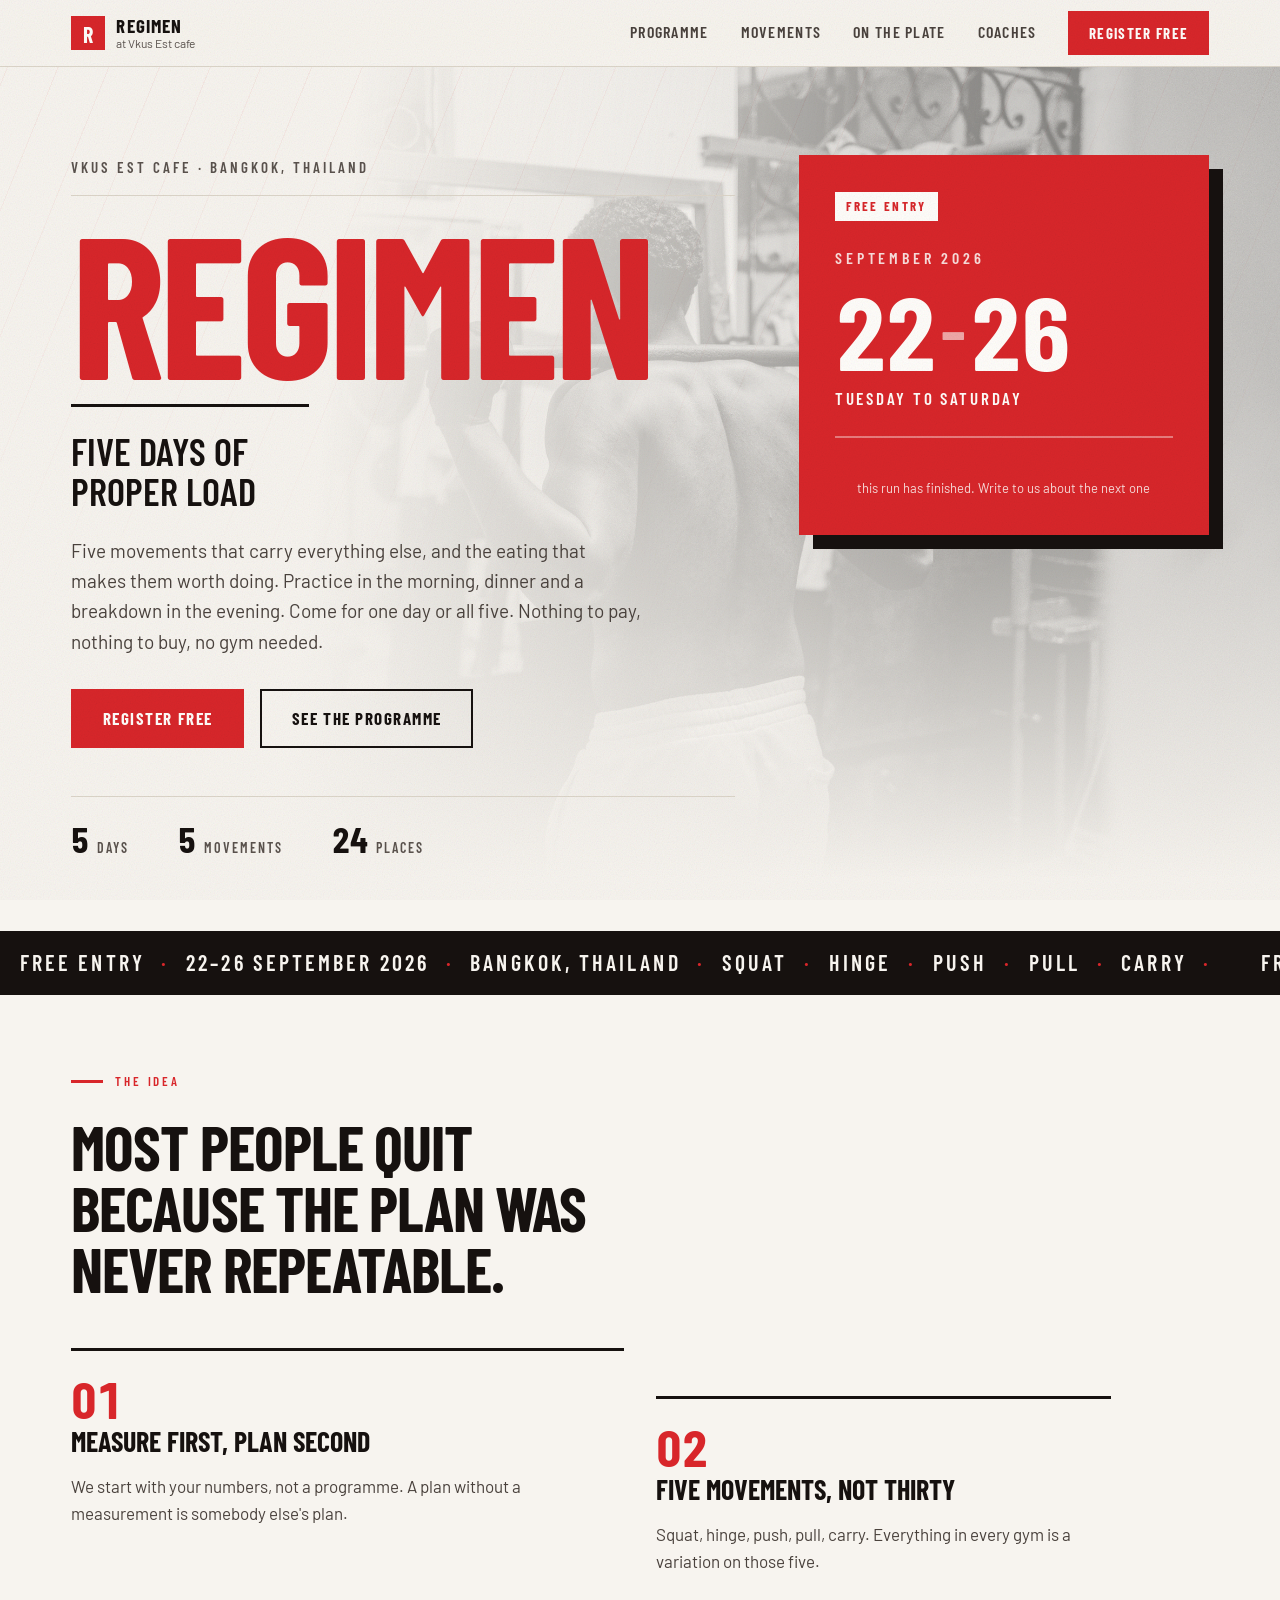
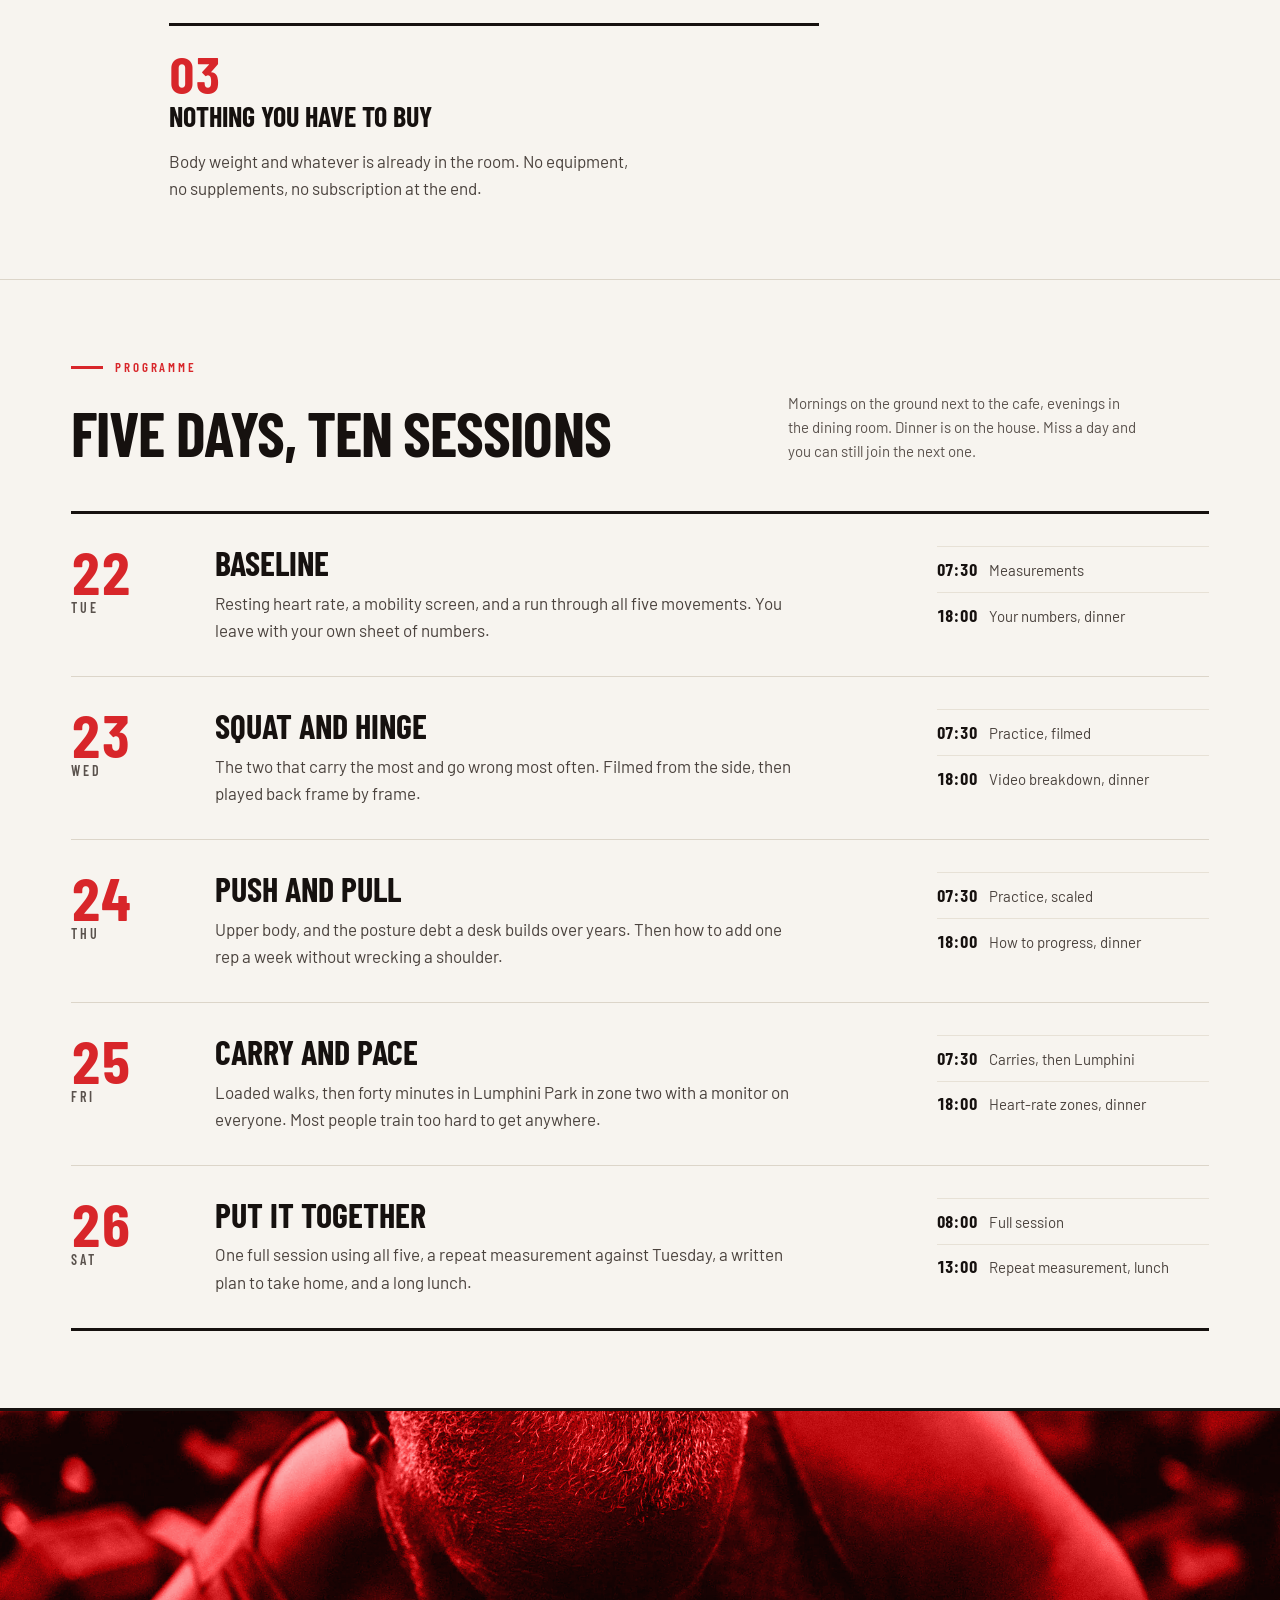
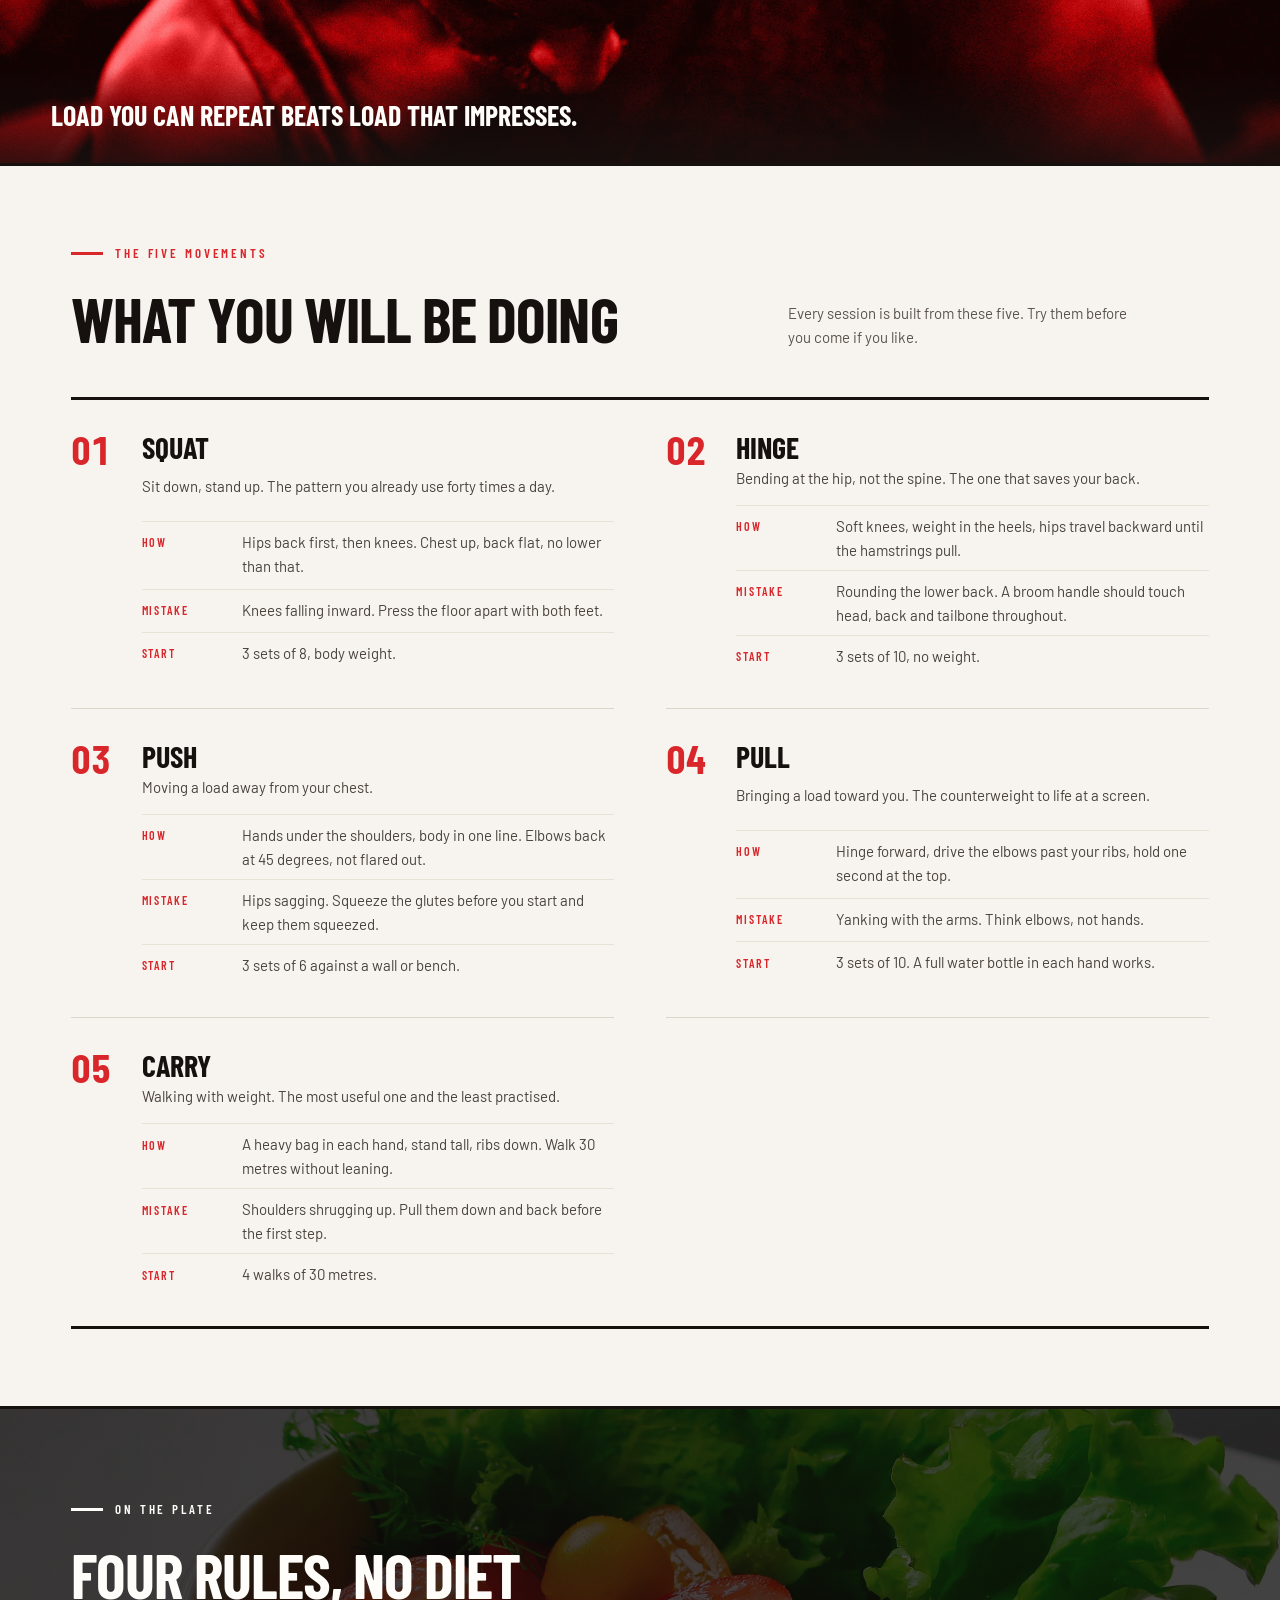
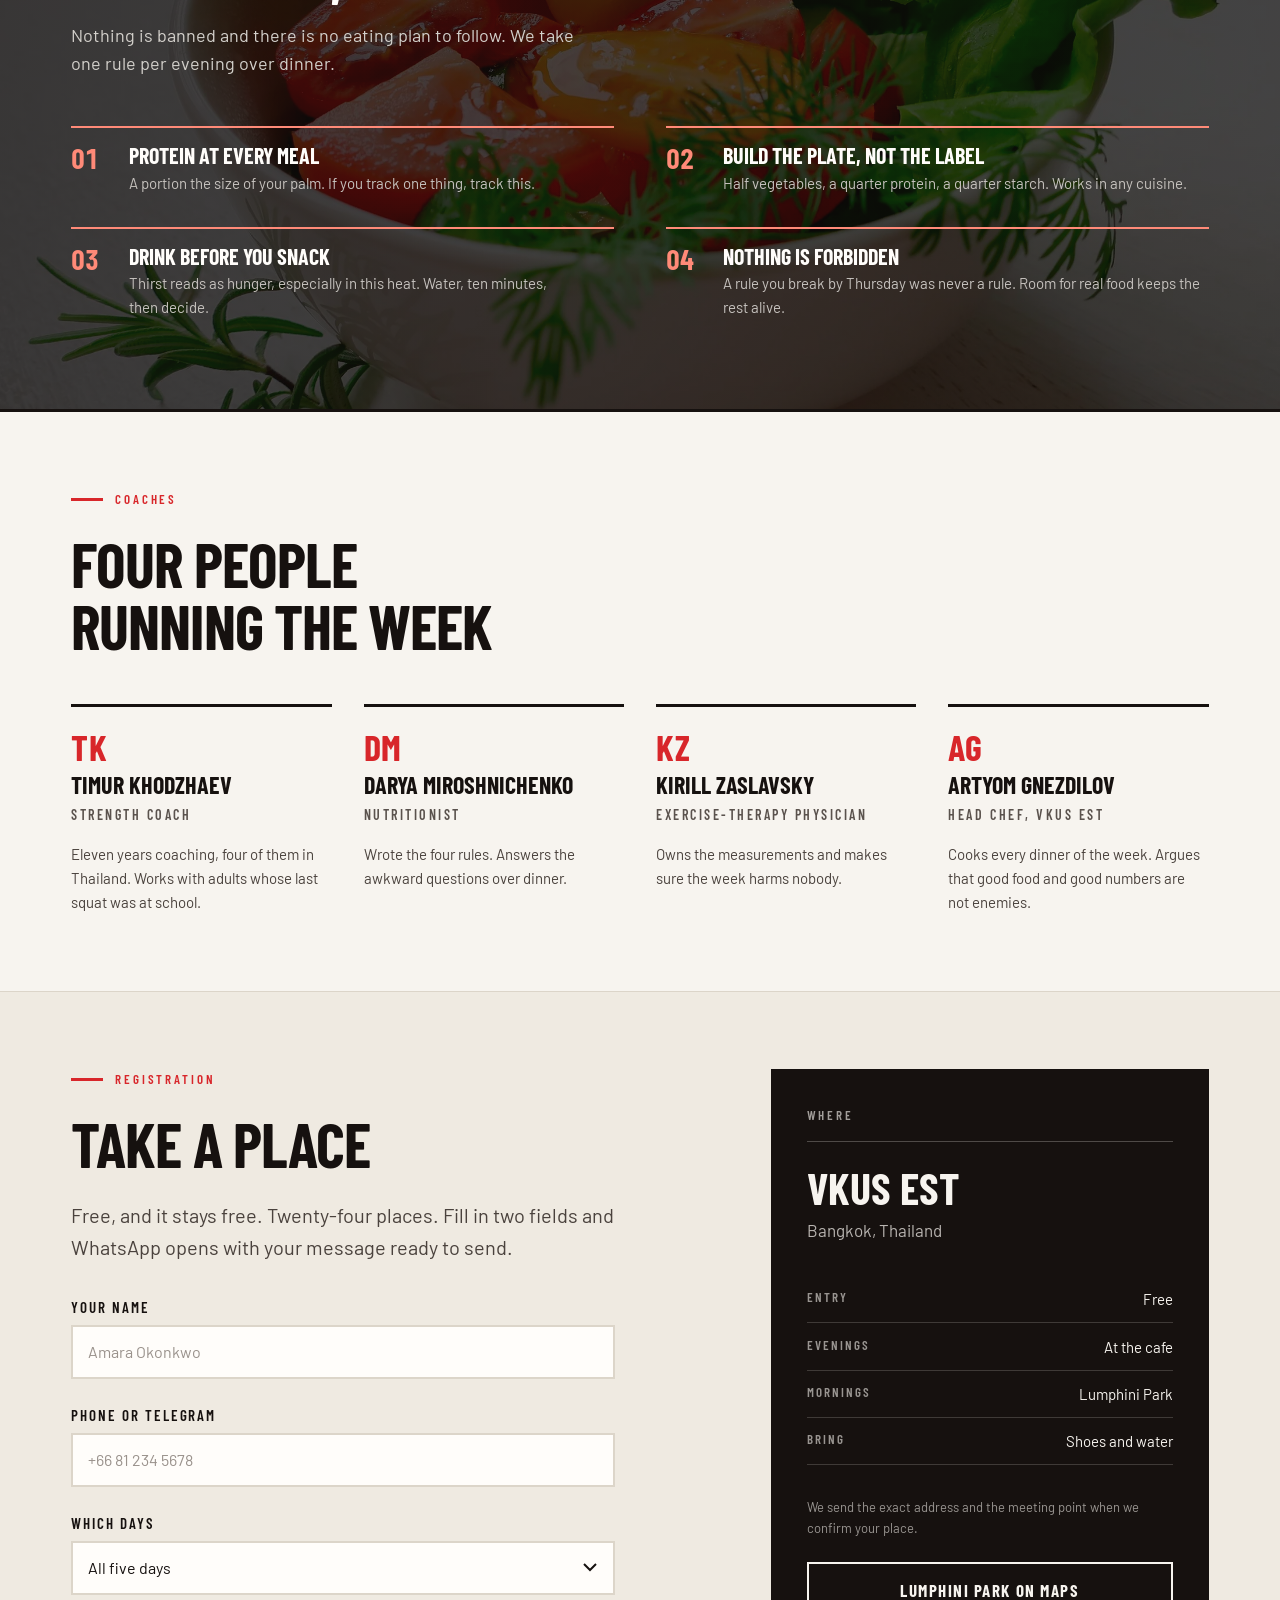
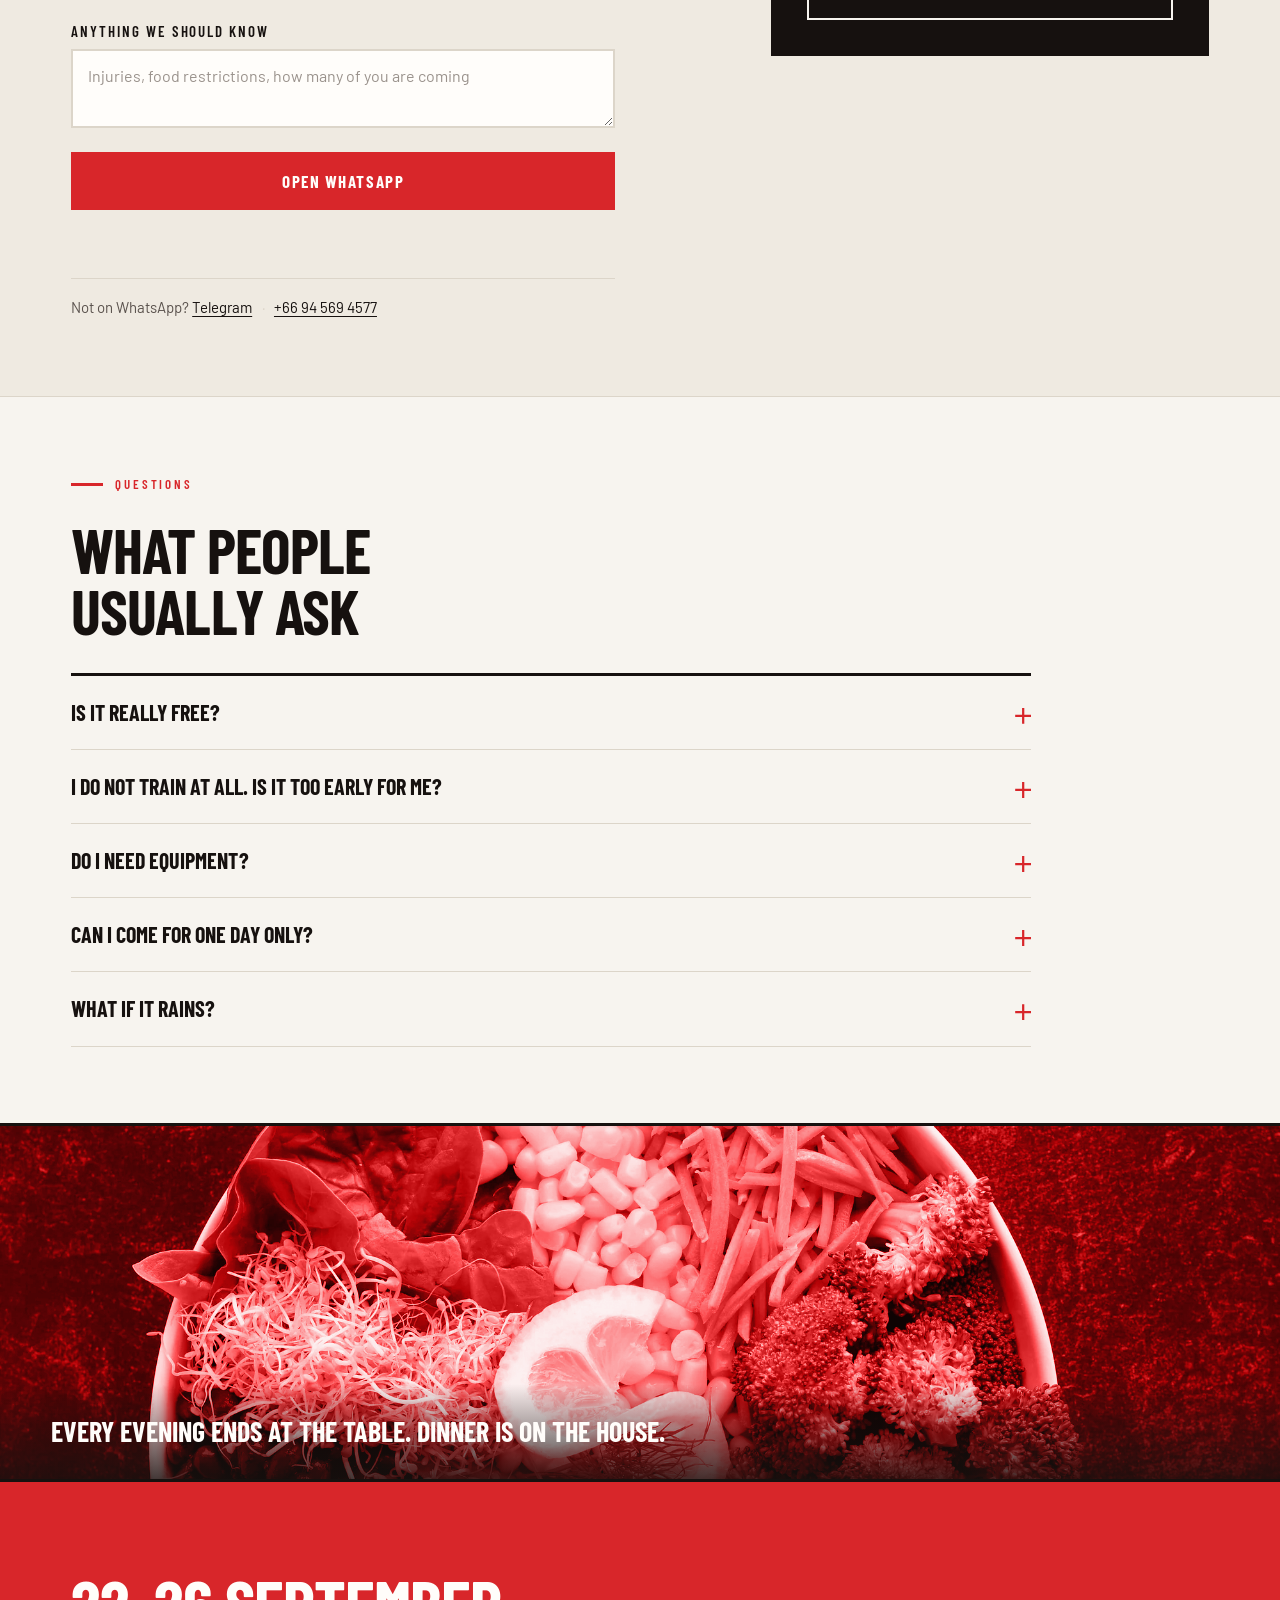
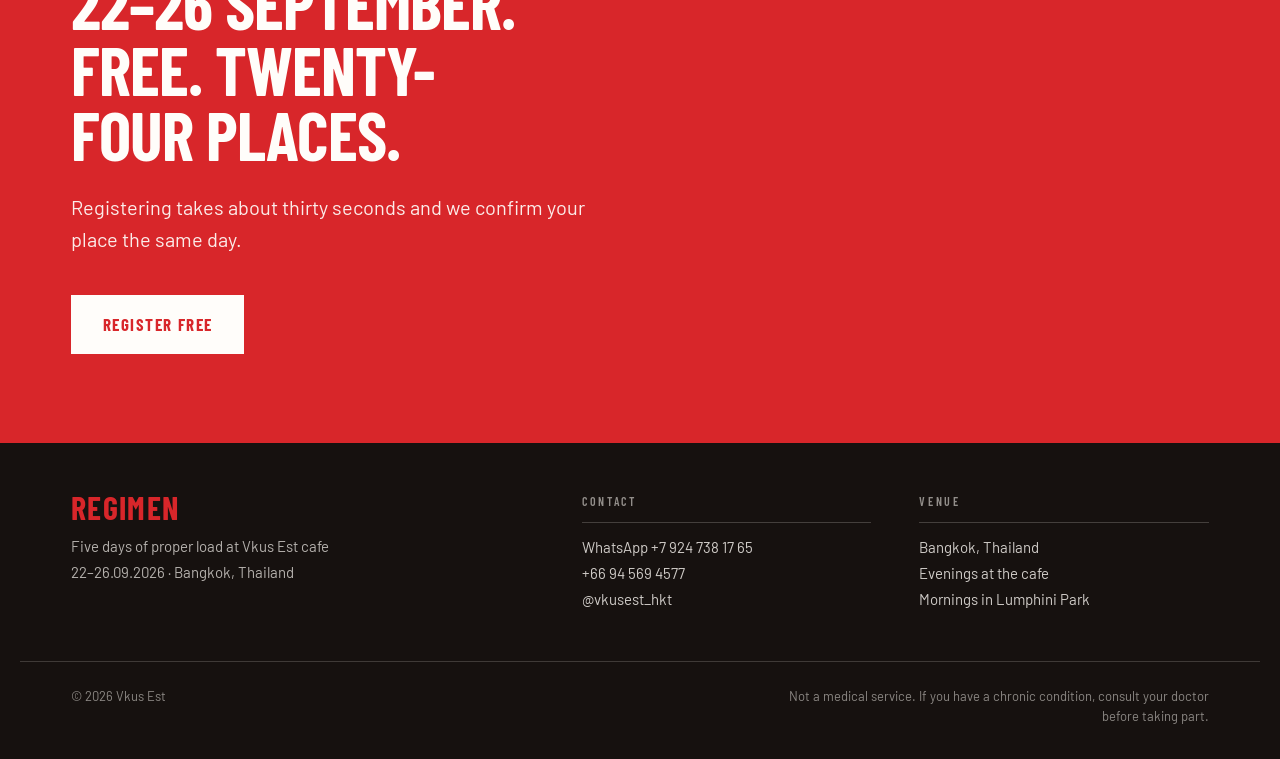
<file: index.html>
<!DOCTYPE html>
<html lang="en">
<head>
<meta charset="utf-8">
<meta name="viewport" content="width=device-width, initial-scale=1">
<title>REGIMEN · Five Days of Proper Load · 22–26 September · Vkus Est, Bangkok</title>
<meta name="description" content="REGIMEN is a free five-day week on training and eating properly. Five movements, five mornings, five dinners. 22–26 September 2026 at Vkus Est cafe, Bangkok. Register on WhatsApp.">
<meta name="theme-color" content="#D8262A">
<meta name="color-scheme" content="light">

<!-- og:image and og:url MUST be absolute: Telegram, WhatsApp and Facebook
     ignore relative paths and the share preview silently comes up blank.
     These three tags are the only place the public origin is hard-coded.
     Change them when the site moves to its own domain. -->
<meta property="og:type" content="website">
<meta property="og:site_name" content="Vkus Est · Bangkok">
<meta property="og:title" content="REGIMEN · Five Days of Proper Load">
<meta property="og:description" content="Free. 22–26 September 2026. Five movements, five mornings, five dinners at Vkus Est cafe, Bangkok.">
<meta property="og:locale" content="en_US">
<meta property="og:url" content="https://www.regimen.cc/">
<meta property="og:image" content="https://www.regimen.cc/assets/og.png">
<meta property="og:image:width" content="1200">
<meta property="og:image:height" content="630">
<meta name="twitter:card" content="summary_large_image">

<link rel="canonical" href="https://www.regimen.cc/">
<link rel="icon" href="assets/favicon.svg" type="image/svg+xml">
<link rel="apple-touch-icon" href="assets/favicon.svg">
<link rel="preconnect" href="https://fonts.googleapis.com">
<link rel="preconnect" href="https://fonts.gstatic.com" crossorigin>
<link href="https://fonts.googleapis.com/css2?family=Barlow+Condensed:wght@500;600;700&family=Barlow:wght@400;500;600;700&display=swap" rel="stylesheet">
<link rel="stylesheet" href="assets/styles.css">
</head>
<body>

<div class="grain" aria-hidden="true"></div>
<a class="skip-link" href="#main">Skip to content</a>

<header class="topbar" id="top">
  <div class="shell topbar__in">
    <a class="brand" href="#top" aria-label="REGIMEN, back to top">
      <span class="brand__mark" aria-hidden="true">R</span>
      <span class="brand__txt"><b>REGIMEN</b><i>at Vkus Est cafe</i></span>
    </a>

    <nav class="topnav" aria-label="Section navigation">
      <a href="#programme">Programme</a>
      <a href="#movements">Movements</a>
      <a href="#plate">On the plate</a>
      <a href="#coaches">Coaches</a>
    </nav>

    <a class="btn btn--sm topbar__cta" href="#register">Register free</a>
  </div>
</header>

<main id="main">

  <!-- ══ HERO ══ -->
  <section class="hero">
    <div class="hero__photo" aria-hidden="true">
      <img src="assets/img/hero@1x.webp"
           srcset="assets/img/hero@1x.webp 1200w, assets/img/hero.webp 2400w"
           sizes="100vw" alt="" width="2400" height="1600" fetchpriority="high">
    </div>

    <div class="shell hero__grid">
      <div class="hero__lead reveal">
        <p class="kicker">Vkus Est cafe · Bangkok, Thailand</p>
        <h1 class="hero__ttl"><span class="hero__ttl-word">REGIMEN</span></h1>
        <p class="hero__sub">Five days of proper load</p>
        <p class="hero__body">
          Five movements that carry everything else, and the eating that makes them worth doing.
          Practice in the morning, dinner and a breakdown in the evening. Come for one day or all
          five. Nothing to pay, nothing to buy, no gym needed.
        </p>
        <div class="hero__cta">
          <a class="btn" href="#register">Register free</a>
          <a class="btn btn--ghost" href="#programme">See the programme</a>
        </div>
        <ul class="hero__facts">
          <li><b>5</b><span>days</span></li>
          <li><b>5</b><span>movements</span></li>
          <li><b>24</b><span>places</span></li>
        </ul>
      </div>

      <aside class="datecard reveal" aria-label="Event dates and countdown">
        <div class="datecard__in">
          <p class="datecard__free">Free entry</p>
          <p class="datecard__mon">September 2026</p>
          <p class="datecard__num"><span>22</span><em>–</em><span>26</span></p>
          <p class="datecard__dow">Tuesday to Saturday</p>
          <div class="cdown" id="cdown" aria-live="polite">
            <div class="cdown__cell"><b data-cd="d">–</b><span>d</span></div>
            <div class="cdown__cell"><b data-cd="h">–</b><span>h</span></div>
            <div class="cdown__cell"><b data-cd="m">–</b><span>m</span></div>
            <div class="cdown__cell"><b data-cd="s">–</b><span>s</span></div>
          </div>
          <p class="cdown__note" id="cdownNote">until the first session, 07:30 Bangkok time</p>
        </div>
      </aside>
    </div>
  </section>

  <!-- ══ MARQUEE ══ -->
  <div class="marq" aria-hidden="true">
    <div class="marq__track">
      <span class="marq__seq">FREE ENTRY <i>·</i> 22–26 SEPTEMBER 2026 <i>·</i> BANGKOK, THAILAND <i>·</i> SQUAT <i>·</i> HINGE <i>·</i> PUSH <i>·</i> PULL <i>·</i> CARRY <i>·</i></span>
      <span class="marq__seq">FREE ENTRY <i>·</i> 22–26 SEPTEMBER 2026 <i>·</i> BANGKOK, THAILAND <i>·</i> SQUAT <i>·</i> HINGE <i>·</i> PUSH <i>·</i> PULL <i>·</i> CARRY <i>·</i></span>
    </div>
  </div>

  <!-- ══ IDEA ══ -->
  <section class="sec sec--idea">
    <div class="shell">
      <p class="eyebrow reveal"><span>The idea</span></p>
      <h2 class="sec__ttl reveal">Most people quit because the plan was never repeatable.</h2>

      <div class="tenets">
        <article class="tenet tenet--a reveal">
          <p class="tenet__n" aria-hidden="true">01</p>
          <h3>Measure first, plan second</h3>
          <p>We start with your numbers, not a programme. A plan without a measurement is somebody else's plan.</p>
        </article>
        <article class="tenet tenet--b reveal">
          <p class="tenet__n" aria-hidden="true">02</p>
          <h3>Five movements, not thirty</h3>
          <p>Squat, hinge, push, pull, carry. Everything in every gym is a variation on those five.</p>
        </article>
        <article class="tenet tenet--c reveal">
          <p class="tenet__n" aria-hidden="true">03</p>
          <h3>Nothing you have to buy</h3>
          <p>Body weight and whatever is already in the room. No equipment, no supplements, no subscription at the end.</p>
        </article>
      </div>
    </div>
  </section>

  <!-- ══ PROGRAMME ══ -->
  <section class="sec sec--prog" id="programme">
    <div class="shell">
      <div class="sec__head reveal">
        <div>
          <p class="eyebrow"><span>Programme</span></p>
          <h2 class="sec__ttl">Five days, ten sessions</h2>
        </div>
        <p class="sec__note">
          Mornings on the ground next to the cafe, evenings in the dining room. Dinner is on the
          house. Miss a day and you can still join the next one.
        </p>
      </div>

      <ol class="days">
        <li class="day reveal">
          <div class="day__date"><b>22</b><span>Tue</span></div>
          <div class="day__body">
            <h3 class="day__name">Baseline</h3>
            <p class="day__desc">Resting heart rate, a mobility screen, and a run through all five movements. You leave with your own sheet of numbers.</p>
          </div>
          <div class="day__slots">
            <p><b>07:30</b> <span>Measurements</span></p>
            <p><b>18:00</b> <span>Your numbers, dinner</span></p>
          </div>
        </li>
        <li class="day reveal">
          <div class="day__date"><b>23</b><span>Wed</span></div>
          <div class="day__body">
            <h3 class="day__name">Squat and hinge</h3>
            <p class="day__desc">The two that carry the most and go wrong most often. Filmed from the side, then played back frame by frame.</p>
          </div>
          <div class="day__slots">
            <p><b>07:30</b> <span>Practice, filmed</span></p>
            <p><b>18:00</b> <span>Video breakdown, dinner</span></p>
          </div>
        </li>
        <li class="day reveal">
          <div class="day__date"><b>24</b><span>Thu</span></div>
          <div class="day__body">
            <h3 class="day__name">Push and pull</h3>
            <p class="day__desc">Upper body, and the posture debt a desk builds over years. Then how to add one rep a week without wrecking a shoulder.</p>
          </div>
          <div class="day__slots">
            <p><b>07:30</b> <span>Practice, scaled</span></p>
            <p><b>18:00</b> <span>How to progress, dinner</span></p>
          </div>
        </li>
        <li class="day reveal">
          <div class="day__date"><b>25</b><span>Fri</span></div>
          <div class="day__body">
            <h3 class="day__name">Carry and pace</h3>
            <p class="day__desc">Loaded walks, then forty minutes in Lumphini Park in zone two with a monitor on everyone. Most people train too hard to get anywhere.</p>
          </div>
          <div class="day__slots">
            <p><b>07:30</b> <span>Carries, then Lumphini</span></p>
            <p><b>18:00</b> <span>Heart-rate zones, dinner</span></p>
          </div>
        </li>
        <li class="day reveal day--last">
          <div class="day__date"><b>26</b><span>Sat</span></div>
          <div class="day__body">
            <h3 class="day__name">Put it together</h3>
            <p class="day__desc">One full session using all five, a repeat measurement against Tuesday, a written plan to take home, and a long lunch.</p>
          </div>
          <div class="day__slots">
            <p><b>08:00</b> <span>Full session</span></p>
            <p><b>13:00</b> <span>Repeat measurement, lunch</span></p>
          </div>
        </li>
      </ol>
    </div>
  </section>

  <!-- ══ PHOTO BAND ══ -->
  <figure class="band duo reveal">
    <img src="assets/img/strength@1x.webp"
         srcset="assets/img/strength@1x.webp 1000w, assets/img/strength.webp 2000w"
         sizes="100vw" alt="A man working through a controlled dumbbell curl on a bench"
         width="2000" height="1333" loading="lazy">
    <figcaption class="band__cap"><span>Load you can repeat beats load that impresses.</span></figcaption>
  </figure>

  <!-- ══ MOVEMENTS ══ -->
  <section class="sec sec--move" id="movements">
    <div class="shell">
      <div class="sec__head reveal">
        <div>
          <p class="eyebrow"><span>The five movements</span></p>
          <h2 class="sec__ttl">What you will be doing</h2>
        </div>
        <p class="sec__note">Every session is built from these five. Try them before you come if you like.</p>
      </div>

      <ol class="moves">
        <li class="move reveal">
          <p class="move__n" aria-hidden="true">01</p>
          <h3>Squat</h3>
          <p class="move__what">Sit down, stand up. The pattern you already use forty times a day.</p>
          <dl class="move__meta">
            <div><dt>How</dt><dd>Hips back first, then knees. Chest up, back flat, no lower than that.</dd></div>
            <div><dt>Mistake</dt><dd>Knees falling inward. Press the floor apart with both feet.</dd></div>
            <div><dt>Start</dt><dd>3 sets of 8, body weight.</dd></div>
          </dl>
        </li>

        <li class="move reveal">
          <p class="move__n" aria-hidden="true">02</p>
          <h3>Hinge</h3>
          <p class="move__what">Bending at the hip, not the spine. The one that saves your back.</p>
          <dl class="move__meta">
            <div><dt>How</dt><dd>Soft knees, weight in the heels, hips travel backward until the hamstrings pull.</dd></div>
            <div><dt>Mistake</dt><dd>Rounding the lower back. A broom handle should touch head, back and tailbone throughout.</dd></div>
            <div><dt>Start</dt><dd>3 sets of 10, no weight.</dd></div>
          </dl>
        </li>

        <li class="move reveal">
          <p class="move__n" aria-hidden="true">03</p>
          <h3>Push</h3>
          <p class="move__what">Moving a load away from your chest.</p>
          <dl class="move__meta">
            <div><dt>How</dt><dd>Hands under the shoulders, body in one line. Elbows back at 45 degrees, not flared out.</dd></div>
            <div><dt>Mistake</dt><dd>Hips sagging. Squeeze the glutes before you start and keep them squeezed.</dd></div>
            <div><dt>Start</dt><dd>3 sets of 6 against a wall or bench.</dd></div>
          </dl>
        </li>

        <li class="move reveal">
          <p class="move__n" aria-hidden="true">04</p>
          <h3>Pull</h3>
          <p class="move__what">Bringing a load toward you. The counterweight to life at a screen.</p>
          <dl class="move__meta">
            <div><dt>How</dt><dd>Hinge forward, drive the elbows past your ribs, hold one second at the top.</dd></div>
            <div><dt>Mistake</dt><dd>Yanking with the arms. Think elbows, not hands.</dd></div>
            <div><dt>Start</dt><dd>3 sets of 10. A full water bottle in each hand works.</dd></div>
          </dl>
        </li>

        <li class="move reveal move--last">
          <p class="move__n" aria-hidden="true">05</p>
          <h3>Carry</h3>
          <p class="move__what">Walking with weight. The most useful one and the least practised.</p>
          <dl class="move__meta">
            <div><dt>How</dt><dd>A heavy bag in each hand, stand tall, ribs down. Walk 30 metres without leaning.</dd></div>
            <div><dt>Mistake</dt><dd>Shoulders shrugging up. Pull them down and back before the first step.</dd></div>
            <div><dt>Start</dt><dd>4 walks of 30 metres.</dd></div>
          </dl>
        </li>
      </ol>
    </div>
  </section>

  <!-- ══ ON THE PLATE — food photograph carries the section ══ -->
  <section class="plate" id="plate">
    <div class="plate__bg" aria-hidden="true">
      <img src="assets/img/plate-bg@1x.webp"
           srcset="assets/img/plate-bg@1x.webp 1100w, assets/img/plate-bg.webp 2200w"
           sizes="100vw" alt="" width="2200" height="1238" loading="lazy">
    </div>

    <div class="shell plate__in">
      <div class="plate__head reveal">
        <p class="eyebrow eyebrow--light"><span>On the plate</span></p>
        <h2 class="sec__ttl">Four rules, no diet</h2>
        <p class="plate__intro">Nothing is banned and there is no eating plan to follow. We take one rule per evening over dinner.</p>
      </div>

      <ol class="rules reveal">
        <li class="rule">
          <p class="rule__n" aria-hidden="true">01</p>
          <h3>Protein at every meal</h3>
          <p>A portion the size of your palm. If you track one thing, track this.</p>
        </li>
        <li class="rule">
          <p class="rule__n" aria-hidden="true">02</p>
          <h3>Build the plate, not the label</h3>
          <p>Half vegetables, a quarter protein, a quarter starch. Works in any cuisine.</p>
        </li>
        <li class="rule">
          <p class="rule__n" aria-hidden="true">03</p>
          <h3>Drink before you snack</h3>
          <p>Thirst reads as hunger, especially in this heat. Water, ten minutes, then decide.</p>
        </li>
        <li class="rule">
          <p class="rule__n" aria-hidden="true">04</p>
          <h3>Nothing is forbidden</h3>
          <p>A rule you break by Thursday was never a rule. Room for real food keeps the rest alive.</p>
        </li>
      </ol>
    </div>
  </section>

  <!-- ══ COACHES ══ -->
  <section class="sec sec--coach" id="coaches">
    <div class="shell">
      <p class="eyebrow reveal"><span>Coaches</span></p>
      <h2 class="sec__ttl reveal">Four people running the week</h2>

      <div class="coaches">
        <article class="coach reveal">
          <p class="coach__mono" aria-hidden="true">TK</p>
          <h3 class="coach__name">Timur Khodzhaev</h3>
          <p class="coach__role">Strength coach</p>
          <p class="coach__bio">Eleven years coaching, four of them in Thailand. Works with adults whose last squat was at school.</p>
        </article>
        <article class="coach reveal">
          <p class="coach__mono" aria-hidden="true">DM</p>
          <h3 class="coach__name">Darya Miroshnichenko</h3>
          <p class="coach__role">Nutritionist</p>
          <p class="coach__bio">Wrote the four rules. Answers the awkward questions over dinner.</p>
        </article>
        <article class="coach reveal">
          <p class="coach__mono" aria-hidden="true">KZ</p>
          <h3 class="coach__name">Kirill Zaslavsky</h3>
          <p class="coach__role">Exercise-therapy physician</p>
          <p class="coach__bio">Owns the measurements and makes sure the week harms nobody.</p>
        </article>
        <article class="coach reveal">
          <p class="coach__mono" aria-hidden="true">AG</p>
          <h3 class="coach__name">Artyom Gnezdilov</h3>
          <p class="coach__role">Head chef, Vkus Est</p>
          <p class="coach__bio">Cooks every dinner of the week. Argues that good food and good numbers are not enemies.</p>
        </article>
      </div>
    </div>
  </section>

  <!-- ══ REGISTER ══ -->
  <section class="sec sec--book" id="register">
    <div class="shell book__grid">
      <div class="book__form reveal">
        <p class="eyebrow"><span>Registration</span></p>
        <h2 class="sec__ttl">Take a place</h2>
        <p class="sec__intro">
          Free, and it stays free. Twenty-four places. Fill in two fields and WhatsApp opens with
          your message ready to send.
        </p>

        <form id="bookForm" novalidate>
          <div class="field">
            <label for="fName">Your name</label>
            <input type="text" id="fName" name="name" autocomplete="name" required placeholder="Amara Okonkwo">
            <p class="field__err" id="errName" role="alert" hidden>Enter a name, otherwise we will not know who to book.</p>
          </div>

          <div class="field">
            <label for="fPhone">Phone or Telegram</label>
            <input type="tel" id="fPhone" name="phone" autocomplete="tel" inputmode="tel" required placeholder="+66 81 234 5678">
            <p class="field__err" id="errPhone" role="alert" hidden>We need a number or a handle, at least 6 characters.</p>
          </div>

          <div class="field">
            <label for="fDays">Which days</label>
            <select id="fDays" name="days">
              <option value="All five days">All five days</option>
              <option value="Tue 22, Baseline">Tue 22, Baseline</option>
              <option value="Wed 23, Squat and hinge">Wed 23, Squat and hinge</option>
              <option value="Thu 24, Push and pull">Thu 24, Push and pull</option>
              <option value="Fri 25, Carry and pace">Fri 25, Carry and pace</option>
              <option value="Sat 26, Put it together">Sat 26, Put it together</option>
            </select>
          </div>

          <div class="field">
            <label for="fNote">Anything we should know</label>
            <textarea id="fNote" name="note" rows="2" placeholder="Injuries, food restrictions, how many of you are coming"></textarea>
          </div>

          <button class="btn btn--full" type="submit">Open WhatsApp</button>
          <p class="form__status" id="formStatus" role="status" aria-live="polite"></p>

          <p class="form__alt">
            <span>Not on WhatsApp?</span>
            <a href="https://t.me/vkusest_hkt" target="_blank" rel="noopener">Telegram</a>
            <i aria-hidden="true">·</i>
            <a href="tel:+66945694577">+66 94 569 4577</a>
          </p>
        </form>
      </div>

      <aside class="book__where reveal">
        <h3 class="where__ttl">Where</h3>
        <p class="where__place">Vkus Est</p>
        <!-- OWNER: only the city is stated because the venue address is not
             confirmed yet. Put the real street address here when you have it. -->
        <p class="where__addr">Bangkok, Thailand</p>
        <dl class="where__meta">
          <div><dt>Entry</dt><dd>Free</dd></div>
          <div><dt>Evenings</dt><dd>At the cafe</dd></div>
          <div><dt>Mornings</dt><dd>Lumphini Park</dd></div>
          <div><dt>Bring</dt><dd>Shoes and water</dd></div>
        </dl>
        <p class="where__note">We send the exact address and the meeting point when we confirm your place.</p>
        <a class="btn btn--ghost btn--full" href="https://www.google.com/maps/search/?api=1&amp;query=Lumphini+Park+Bangkok" target="_blank" rel="noopener">Lumphini Park on Maps</a>
      </aside>
    </div>
  </section>

  <!-- ══ FAQ ══ -->
  <section class="sec sec--faq" id="faq">
    <div class="shell">
      <p class="eyebrow reveal"><span>Questions</span></p>
      <h2 class="sec__ttl reveal">What people usually ask</h2>

      <div class="faq reveal">
        <details>
          <summary>Is it really free?</summary>
          <p>Yes, dinner included. The cafe is hosting it, there is no ticket, and nothing is sold to you at the end. The only limit is twenty-four places.</p>
        </details>
        <details>
          <summary>I do not train at all. Is it too early for me?</summary>
          <p>That is the main audience. Every movement has an easier version, all of it runs on body weight, and the physician reviews your measurements before you lift anything.</p>
        </details>
        <details>
          <summary>Do I need equipment?</summary>
          <p>Shoes you can move in and a bottle of water. That is the whole list.</p>
        </details>
        <details>
          <summary>Can I come for one day only?</summary>
          <p>Yes. Each day stands on its own. Tuesday and Saturday are the measurement days, so those two are the pair worth doing together.</p>
        </details>
        <details>
          <summary>What if it rains?</summary>
          <p>September in Bangkok means rain and we planned around it. Heavy rain moves the morning session under the terrace roof.</p>
        </details>
      </div>
    </div>
  </section>

  <!-- ══ PHOTO BAND ══ -->
  <figure class="band duo reveal">
    <img src="assets/img/food@1x.webp"
         srcset="assets/img/food@1x.webp 1000w, assets/img/food.webp 2000w"
         sizes="100vw" alt="A bowl of vegetables, beans, corn and rice photographed from above"
         width="2000" height="1333" loading="lazy">
    <figcaption class="band__cap"><span>Every evening ends at the table. Dinner is on the house.</span></figcaption>
  </figure>

  <!-- ══ FINAL CTA ══ -->
  <section class="cta">
    <div class="shell cta__in reveal">
      <h2 class="cta__ttl">22–26 September. Free. Twenty-four places.</h2>
      <p class="cta__sub">Registering takes about thirty seconds and we confirm your place the same day.</p>
      <a class="btn btn--inv" href="#register">Register free</a>
    </div>
  </section>

</main>

<footer class="foot">
  <div class="shell foot__grid">
    <div class="foot__col">
      <p class="foot__brand">REGIMEN</p>
      <p class="foot__line">Five days of proper load at Vkus Est cafe</p>
      <p class="foot__line">22–26.09.2026 · Bangkok, Thailand</p>
    </div>

    <div class="foot__col">
      <p class="foot__h">Contact</p>
      <p><a href="https://wa.me/79247381765" target="_blank" rel="noopener">WhatsApp +7 924 738 17 65</a></p>
      <p><a href="tel:+66945694577">+66 94 569 4577</a></p>
      <p><a href="https://instagram.com/vkusest_hkt" target="_blank" rel="noopener">@vkusest_hkt</a></p>
    </div>

    <div class="foot__col">
      <p class="foot__h">Venue</p>
      <p>Bangkok, Thailand</p>
      <p>Evenings at the cafe</p>
      <p>Mornings in Lumphini Park</p>
    </div>

  </div>

  <div class="shell foot__bot">
    <p>&copy; 2026 Vkus Est</p>
    <p>Not a medical service. If you have a chronic condition, consult your doctor before taking part.</p>
  </div>
</footer>

<!-- Mobile-only sticky action bar. The header CTA is hidden under 600px,
     so the primary action lives here instead of crowding the top bar. -->
<div class="mbar">
  <div class="mbar__in">
    <p class="mbar__price"><b>Free</b><span>22–26 September</span></p>
    <a class="btn btn--sm" href="#register">Register</a>
  </div>
</div>

<script type="application/ld+json">
{
  "@context": "https://schema.org",
  "@type": "Event",
  "name": "REGIMEN: Five Days of Proper Load",
  "startDate": "2026-09-22T07:30:00+07:00",
  "endDate": "2026-09-26T15:00:00+07:00",
  "eventStatus": "https://schema.org/EventScheduled",
  "eventAttendanceMode": "https://schema.org/OfflineEventAttendanceMode",
  "description": "A free five-day practical week on training and eating properly, built around five movements, hosted at Vkus Est cafe in Bangkok.",
  "isAccessibleForFree": true,
  "location": {
    "@type": "Place",
    "name": "Vkus Est",
    "address": {
      "@type": "PostalAddress",
      "addressLocality": "Bangkok",
      "addressRegion": "Bangkok",
      "addressCountry": "TH"
    }
  },
  "offers": {
    "@type": "Offer",
    "price": "0",
    "priceCurrency": "THB",
    "availability": "https://schema.org/InStock",
    "url": "https://www.regimen.cc/#register"
  },
  "maximumAttendeeCapacity": 24,
  "inLanguage": "en"
}
</script>

<script src="assets/app.js"></script>
</body>
</html>
</file>
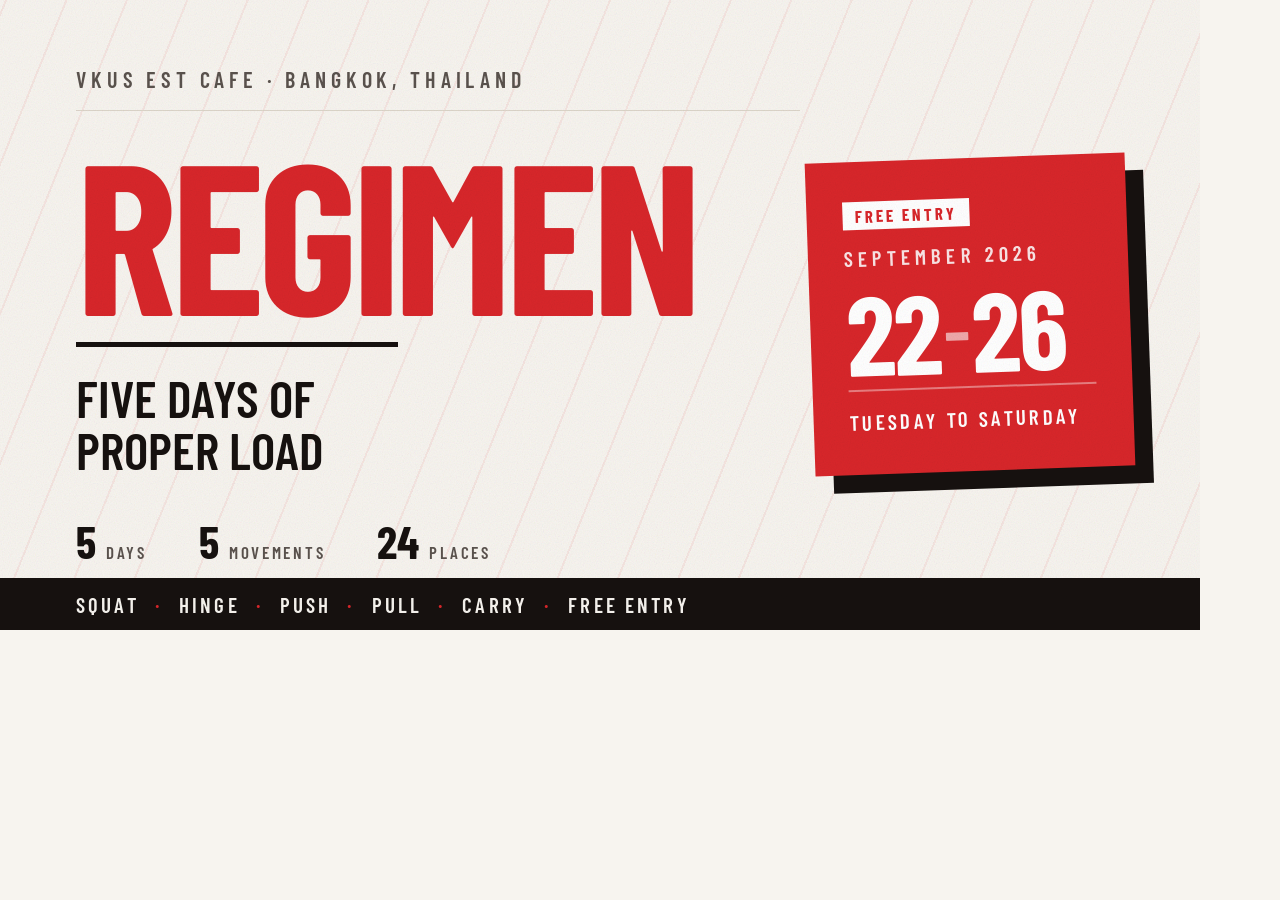
<file: tools/og-source.html>
<!DOCTYPE html>
<!-- Source for assets/og.png. Regenerate with tools/build-og.ps1 -->
<html lang="en">
<head>
<meta charset="utf-8">
<link rel="preconnect" href="https://fonts.googleapis.com">
<link rel="preconnect" href="https://fonts.gstatic.com" crossorigin>
<link href="https://fonts.googleapis.com/css2?family=Barlow+Condensed:wght@600;700&family=Barlow:wght@400;600&display=swap" rel="stylesheet">
<style>
  *{margin:0;padding:0;box-sizing:border-box}
  html,body{width:1200px;height:630px;overflow:hidden}
  body{
    background:#F7F4EF; color:#16110F;
    font-family:"Barlow",sans-serif;
    position:relative;
  }
  .hatch{
    position:absolute; inset:0;
    background:repeating-linear-gradient(-68deg,transparent 0 54px,rgba(216,38,42,.07) 54px 56px);
  }
  .grain{
    position:absolute; inset:0; opacity:.3; mix-blend-mode:multiply;
    background-image:url("data:image/svg+xml,%3Csvg xmlns='http://www.w3.org/2000/svg' width='140' height='140'%3E%3Cfilter id='n'%3E%3CfeTurbulence type='fractalNoise' baseFrequency='.85' numOctaves='3'/%3E%3C/filter%3E%3Crect width='140' height='140' filter='url(%23n)' opacity='.42'/%3E%3C/svg%3E");
  }
  .wrap{position:relative;height:100%;display:grid;grid-template-columns:1fr 400px}
  .left{padding:66px 0 66px 76px;display:flex;flex-direction:column}
  .kick{
    font-family:"Barlow Condensed",sans-serif;font-weight:600;font-size:22px;
    letter-spacing:.22em;text-transform:uppercase;color:#5A524D;
    padding-bottom:18px;border-bottom:1px solid #DCD5C9;
  }
  .ttl{
    font-family:"Barlow Condensed",sans-serif;font-weight:700;font-size:214px;
    line-height:.8;letter-spacing:-.03em;color:#D8262A;margin-top:34px;
  }
  .sub{
    font-family:"Barlow Condensed",sans-serif;font-weight:600;font-size:52px;
    line-height:1;text-transform:uppercase;margin-top:26px;
    padding-top:24px;border-top:5px solid #16110F;max-width:14ch;
  }
  .facts{display:flex;gap:52px;margin-top:auto}
  .facts div{display:flex;align-items:baseline;gap:10px}
  .facts b{font-family:"Barlow Condensed",sans-serif;font-weight:700;font-size:46px;line-height:1}
  .facts span{
    font-family:"Barlow Condensed",sans-serif;font-weight:600;font-size:17px;
    letter-spacing:.16em;text-transform:uppercase;color:#5A524D;
  }
  .right{display:flex;align-items:center;justify-content:center;padding-right:60px}
  .card{
    background:#D8262A;color:#fff;padding:40px 36px;box-shadow:18px 18px 0 #16110F;
    transform:rotate(-2deg);width:320px;
  }
  .free{
    display:inline-block;background:#fff;color:#D8262A;
    font-family:"Barlow Condensed",sans-serif;font-weight:700;font-size:17px;
    letter-spacing:.18em;text-transform:uppercase;padding:4px 12px;margin-bottom:16px;
  }
  .mon{
    font-family:"Barlow Condensed",sans-serif;font-weight:600;font-size:21px;
    letter-spacing:.24em;text-transform:uppercase;opacity:.88;
  }
  .num{
    font-family:"Barlow Condensed",sans-serif;font-weight:700;font-size:112px;
    line-height:.85;letter-spacing:-.02em;margin:14px 0 10px;display:flex;align-items:center;gap:4px;
  }
  .num em{font-style:normal;opacity:.6;font-size:.6em}
  .dow{
    font-family:"Barlow Condensed",sans-serif;font-weight:600;font-size:21px;
    letter-spacing:.16em;text-transform:uppercase;
    padding-top:18px;border-top:2px solid rgba(255,255,255,.4);
  }
  .strip{
    position:absolute;left:0;right:0;bottom:0;height:52px;background:#16110F;color:#F7F4EF;
    display:flex;align-items:center;padding-left:76px;
    font-family:"Barlow Condensed",sans-serif;font-weight:600;font-size:21px;
    letter-spacing:.15em;text-transform:uppercase;
  }
  .strip i{color:#D8262A;font-style:normal;padding:0 16px}
</style>
</head>
<body>
  <div class="hatch"></div>
  <div class="wrap">
    <div class="left">
      <p class="kick">Vkus Est cafe &middot; Bangkok, Thailand</p>
      <p class="ttl">REGIMEN</p>
      <p class="sub">Five days of proper load</p>
      <div class="facts">
        <div><b>5</b><span>days</span></div>
        <div><b>5</b><span>movements</span></div>
        <div><b>24</b><span>places</span></div>
      </div>
    </div>
    <div class="right">
      <div class="card">
        <p class="free">Free entry</p>
        <p class="mon">September 2026</p>
        <p class="num"><span>22</span><em>&ndash;</em><span>26</span></p>
        <p class="dow">Tuesday to Saturday</p>
      </div>
    </div>
  </div>
  <div class="strip">Squat <i>&middot;</i> Hinge <i>&middot;</i> Push <i>&middot;</i> Pull <i>&middot;</i> Carry <i>&middot;</i> Free entry</div>
  <div class="grain"></div>
</body>
</html>
</file>
<file: assets/styles.css>
/* ============================================================
   REGIMEN — Vkus Est, Bangkok
   Soviet sports poster grammar, modern editorial execution.
   Palette: paper / ink / one red. No second accent.
   Photography is duotoned into the same red so stock frames
   read as part of the poster instead of dropped-in stock.
   ============================================================ */

/* ── tokens ─────────────────────────────────────────────── */
:root{
  --paper:      #F7F4EF;
  --paper-hi:   #FFFDFA;   /* tinted toward the paper hue, never pure white */
  --paper-lo:   #EFEAE1;
  --ink:        #16110F;
  --ink-70:     #4A423D;
  --ink-50:     #5A524D;
  --red:        #D8262A;
  --red-deep:   #A81B1F;
  --red-on-dark:#FF8A78;   /* lifted tonal variant; brand red is 1.9:1 on the dark plate section */
  --line:       #DCD5C9;
  --line-soft:  #E7E1D6;

  --f-disp: "Barlow Condensed", "Arial Narrow", system-ui, sans-serif;
  --f-body: "Barlow", system-ui, -apple-system, "Segoe UI", sans-serif;

  --shell: 1240px;
  --gut: clamp(1.25rem, 4vw, 3.5rem);

  --s1: .5rem;  --s2: 1rem;   --s3: 1.5rem;  --s4: 2rem;
  --s5: 3rem;   --s6: 4rem;   --s7: 6rem;    --s8: 8rem;

  --ease: cubic-bezier(.16,1,.3,1);
  --dur: .34s;
}

/* ── reset ──────────────────────────────────────────────── */
*,*::before,*::after{ box-sizing:border-box; }
html{ -webkit-text-size-adjust:100%; scroll-behavior:smooth; }
body{
  margin:0;
  background:var(--paper);
  color:var(--ink);
  font-family:var(--f-body);
  font-size:17px;
  line-height:1.6;
  overflow-x:hidden;
  text-rendering:optimizeLegibility;
  -webkit-font-smoothing:antialiased;
}
img,svg{ max-width:100%; display:block; }
h1,h2,h3,p,dl,dd,ol,ul,figure,figcaption{ margin:0; }
ol,ul{ list-style:none; padding:0; }
a{ color:inherit; }
button,input,select,textarea{ font:inherit; color:inherit; }
/* The UA rule for [hidden] is display:none at UA priority, so ANY author
   display declaration silently defeats it. Restate it as an author rule. */
[hidden]{ display:none !important; }

@media (prefers-reduced-motion: reduce){
  html{ scroll-behavior:auto; }
  *,*::before,*::after{
    animation-duration:.001ms !important;
    animation-iteration-count:1 !important;
    transition-duration:.001ms !important;
  }
}

/* ── paper grain: fixed layer, never inside a scroller ──── */
.grain{
  position:fixed; inset:0; z-index:900; pointer-events:none;
  opacity:.3; mix-blend-mode:multiply;
  background-image:url("data:image/svg+xml,%3Csvg xmlns='http://www.w3.org/2000/svg' width='140' height='140'%3E%3Cfilter id='n'%3E%3CfeTurbulence type='fractalNoise' baseFrequency='.85' numOctaves='3'/%3E%3C/filter%3E%3Crect width='140' height='140' filter='url(%23n)' opacity='.42'/%3E%3C/svg%3E");
}

/* ── shell + shared type ────────────────────────────────── */
.shell{ width:100%; max-width:var(--shell); margin-inline:auto; padding-inline:var(--gut); }

.skip-link{
  position:absolute; left:-9999px; top:0; z-index:1000;
  background:var(--ink); color:var(--paper);
  padding:.75rem 1.25rem; font-weight:600;
}
.skip-link:focus{ left:0; }

:where(a,button,input,select,textarea,summary,details):focus-visible{
  outline:3px solid var(--red); outline-offset:3px; border-radius:2px;
}

.eyebrow{
  font-family:var(--f-disp); font-weight:600;
  font-size:.8125rem; letter-spacing:.22em; text-transform:uppercase;
  color:var(--red);
  display:flex; align-items:center; gap:.75rem;
  margin-bottom:var(--s3);
}
.eyebrow::before{ content:""; width:2rem; height:3px; background:var(--red); flex:none; }
.eyebrow--light{ color:var(--paper-hi); }
.eyebrow--light::before{ background:var(--paper-hi); }

.sec__ttl{
  font-family:var(--f-disp); font-weight:700;
  font-size:clamp(2.1rem, 5.2vw, 3.9rem);
  line-height:.98; letter-spacing:-.015em;
  text-transform:uppercase; text-wrap:balance;
  max-width:20ch;
}
.sec__intro{
  margin-top:var(--s3);
  font-size:clamp(1.0625rem,1.6vw,1.25rem);
  color:var(--ink-70); max-width:56ch; text-wrap:pretty;
}
.sec__note{ font-size:.9375rem; color:var(--ink-50); max-width:44ch; text-wrap:pretty; }
.sec{ padding-block:clamp(3rem, 6vw, 5.5rem); }
.sec__head{
  display:grid; gap:var(--s4); grid-template-columns:1fr;
  align-items:end; margin-bottom:var(--s5);
}
@media (min-width:900px){
  .sec__head{ grid-template-columns:1.55fr 1fr; gap:var(--s6); }
}

/* ── buttons ────────────────────────────────────────────── */
.btn{
  --bg:var(--red); --fg:var(--paper-hi); --bd:var(--red);
  display:inline-flex; align-items:center; justify-content:center;
  gap:.5rem; min-height:52px; padding:.85rem 1.85rem;
  background:var(--bg); color:var(--fg);
  border:2px solid var(--bd); border-radius:0;
  font-family:var(--f-disp); font-weight:700; font-size:1.0625rem;
  letter-spacing:.09em; text-transform:uppercase; text-decoration:none;
  cursor:pointer;
  transition:background var(--dur) var(--ease), color var(--dur) var(--ease),
             border-color var(--dur) var(--ease), transform .12s var(--ease);
}
.btn:hover{ --bg:var(--red-deep); --bd:var(--red-deep); }
.btn:active{ transform:translateY(1px); }
.btn--ghost{ --bg:transparent; --fg:var(--ink); --bd:var(--ink); }
.btn--ghost:hover{ --bg:var(--ink); --fg:var(--paper); --bd:var(--ink); }
.btn--inv{ --bg:var(--paper-hi); --fg:var(--red); --bd:var(--paper-hi); }
.btn--inv:hover{ --bg:var(--ink); --fg:var(--paper-hi); --bd:var(--ink); }
.btn--sm{ min-height:44px; padding:.45rem 1.15rem; font-size:.9375rem; }
.btn--full{ width:100%; }

/* ── top bar ────────────────────────────────────────────── */
.topbar{
  position:sticky; top:0; z-index:100;
  background:color-mix(in srgb, var(--paper) 90%, transparent);
  backdrop-filter:saturate(150%) blur(10px);
  border-bottom:1px solid var(--line);
}
.topbar__in{ display:flex; align-items:center; gap:var(--s4); min-height:66px; }
.brand{
  display:flex; align-items:center; gap:.7rem;
  text-decoration:none; flex:none; min-height:44px;
}
.brand__mark{
  width:34px; height:34px; flex:none;
  display:grid; place-items:center;
  background:var(--red); color:var(--paper-hi);
  font-family:var(--f-disp); font-weight:700; font-size:1.375rem; line-height:1;
  padding-top:2px;
}
.brand__txt{ display:flex; flex-direction:column; line-height:1.08; }
.brand__txt b{
  font-family:var(--f-disp); font-weight:700; font-size:1.1875rem;
  letter-spacing:.06em; text-transform:uppercase;
}
.brand__txt i{ font-style:normal; font-size:.75rem; color:var(--ink-50); }

.topnav{ display:none; margin-inline-start:auto; gap:var(--s4); }
@media (min-width:1080px){ .topnav{ display:flex; } }
.topnav a{
  font-family:var(--f-disp); font-weight:600; font-size:1rem;
  letter-spacing:.08em; text-transform:uppercase; text-decoration:none;
  color:var(--ink-70);
  display:inline-flex; align-items:center; min-height:44px;
  border-bottom:2px solid transparent;
  transition:color var(--dur) var(--ease), border-color var(--dur) var(--ease);
}
.topnav a:hover{ color:var(--ink); border-bottom-color:var(--red); }

.topbar__cta{ display:none; margin-inline-start:auto; flex:none; }
@media (min-width:600px){ .topbar__cta{ display:inline-flex; } }
@media (min-width:1080px){ .topbar__cta{ margin-inline-start:0; } }

/* ── duotone treatment ──────────────────────────────────
   luminosity keeps the photo's tonal structure and takes hue
   from the red beneath it. One declaration, nothing baked into
   the file, so a photo can be swapped without reprocessing. */
.duo{ background:var(--red); isolation:isolate; overflow:hidden; }
.duo img{
  width:100%; height:100%; object-fit:cover;
  mix-blend-mode:luminosity;
  filter:grayscale(1) contrast(1.06);
  opacity:.93;
}

/* ── hero ───────────────────────────────────────────────── */
.hero{
  position:relative; isolation:isolate;
  padding-block:clamp(2.5rem,7vw,5.5rem) clamp(2.5rem,6vw,4.5rem);
}
.hero__photo{ position:absolute; inset:0; z-index:0; overflow:hidden; }
.hero__photo img{
  width:100%; height:100%; object-fit:cover; object-position:58% 42%;
  filter:grayscale(1) contrast(1.06);
  opacity:.44;
  -webkit-mask-image:linear-gradient(96deg, transparent 26%, #000 74%);
          mask-image:linear-gradient(96deg, transparent 26%, #000 74%);
}
.hero__photo::after{
  content:""; position:absolute; inset:0;
  background:linear-gradient(to bottom, transparent 38%, var(--paper) 94%);
}
/* diagonal hatch, the poster's paper texture */
.hero::before{
  content:""; position:absolute; inset:0; z-index:0; pointer-events:none;
  background:repeating-linear-gradient(-68deg, transparent 0 46px,
             color-mix(in srgb, var(--red) 5%, transparent) 46px 47px);
  -webkit-mask-image:linear-gradient(to bottom, #000 0%, transparent 82%);
          mask-image:linear-gradient(to bottom, #000 0%, transparent 82%);
}
.hero__grid{
  position:relative; z-index:1;
  display:grid; gap:var(--s5); grid-template-columns:1fr; align-items:start;
}
@media (min-width:960px){
  .hero__grid{ grid-template-columns:1.62fr 1fr; gap:clamp(2.5rem,5vw,5rem); }
}

.kicker{
  font-family:var(--f-disp); font-weight:600; font-size:.9375rem;
  letter-spacing:.2em; text-transform:uppercase; color:var(--ink-50);
  padding-bottom:var(--s2); border-bottom:1px solid var(--line);
  margin-bottom:var(--s3);
}
.hero__ttl{ margin:0; }
.hero__ttl-word{
  display:block;
  font-family:var(--f-disp); font-weight:700;
  font-size:clamp(4.5rem, 17vw, 12.5rem);
  line-height:.8; letter-spacing:-.03em;
  text-transform:uppercase; color:var(--red);
}
.hero__sub{
  font-family:var(--f-disp); font-weight:600;
  font-size:clamp(1.4rem, 3.6vw, 2.4rem);
  line-height:1.05; text-transform:uppercase;
  margin-top:var(--s3); padding-top:var(--s3);
  border-top:3px solid var(--ink); max-width:14ch;
}
.hero__body{
  margin-top:var(--s3);
  font-size:clamp(1.0625rem,1.55vw,1.1875rem);
  color:var(--ink-70); max-width:52ch; text-wrap:pretty;
}
.hero__cta{ display:flex; flex-wrap:wrap; gap:var(--s2); margin-top:var(--s4); }
.hero__facts{
  display:flex; flex-wrap:wrap; gap:var(--s5);
  margin-top:var(--s5); padding-top:var(--s3); border-top:1px solid var(--line);
}
.hero__facts li{ display:flex; align-items:baseline; gap:.5rem; }
.hero__facts b{
  font-family:var(--f-disp); font-weight:700; font-size:2.25rem;
  line-height:1; font-variant-numeric:tabular-nums;
}
.hero__facts span{
  font-family:var(--f-disp); font-weight:600; font-size:.875rem;
  letter-spacing:.15em; text-transform:uppercase; color:var(--ink-50);
}

/* date card — the red block */
.datecard{ position:relative; }
@media (min-width:960px){ .datecard{ transform:rotate(-1.6deg); } }
.datecard__in{
  background:var(--red); color:var(--paper-hi);
  padding:clamp(1.5rem,3vw,2.25rem);
  box-shadow:14px 14px 0 var(--ink);
}
.datecard__free{
  display:inline-block;
  background:var(--paper-hi); color:var(--red);
  font-family:var(--f-disp); font-weight:700; font-size:.8125rem;
  letter-spacing:.18em; text-transform:uppercase;
  padding:.25rem .7rem; margin-bottom:var(--s3);
}
.datecard__mon{
  font-family:var(--f-disp); font-weight:600; font-size:1rem;
  letter-spacing:.24em; text-transform:uppercase; opacity:.85;
}
.datecard__num{
  display:flex; align-items:center; gap:.06em;
  font-family:var(--f-disp); font-weight:700;
  font-size:clamp(4rem,11vw,6.5rem); line-height:.85;
  letter-spacing:-.02em; font-variant-numeric:tabular-nums;
  margin-block:.15em .1em;
}
.datecard__num em{ font-style:normal; opacity:.6; font-size:.62em; }
.datecard__dow{
  font-family:var(--f-disp); font-weight:600; font-size:1.0625rem;
  letter-spacing:.16em; text-transform:uppercase;
  padding-bottom:var(--s3);
  border-bottom:2px solid color-mix(in srgb, var(--paper-hi) 40%, transparent);
}
.cdown{ display:grid; grid-template-columns:repeat(4,1fr); gap:.5rem; margin-top:var(--s3); }
.cdown__cell{ text-align:center; }
.cdown__cell b{
  display:block;
  font-family:var(--f-disp); font-weight:700; font-size:clamp(1.75rem,4.5vw,2.5rem);
  line-height:1; font-variant-numeric:tabular-nums;
}
.cdown__cell span{
  font-family:var(--f-disp); font-weight:600; font-size:.75rem;
  letter-spacing:.18em; text-transform:uppercase; opacity:.8;
}
.cdown__note{ margin-top:var(--s2); font-size:.8125rem; opacity:.85; text-align:center; }
.cdown.is-done{ grid-template-columns:1fr; }
.cdown.is-done b{ font-size:1.5rem; }

/* ── marquee ────────────────────────────────────────────── */
.marq{
  overflow:hidden; background:var(--ink); color:var(--paper);
  border-block:3px solid var(--ink); padding-block:.7rem;
}
.marq__track{ display:flex; width:max-content; animation:marq 46s linear infinite; }
.marq__seq{
  font-family:var(--f-disp); font-weight:600;
  font-size:clamp(1rem,2vw,1.375rem);
  letter-spacing:.14em; text-transform:uppercase;
  padding-inline:1.25rem; white-space:nowrap;
}
.marq__seq i{ color:var(--red); font-style:normal; padding-inline:.6rem; }
@keyframes marq{ from{ transform:translateX(0); } to{ transform:translateX(-50%); } }
@media (prefers-reduced-motion: reduce){ .marq__track{ animation:none; } }

/* ── idea / tenets: asymmetric, no equal 3-card row ─────── */
.sec--idea{ border-bottom:1px solid var(--line); }
.tenets{ display:grid; gap:var(--s4); margin-top:var(--s5); }
@media (min-width:900px){
  .tenets{ grid-template-columns:repeat(12,1fr); gap:var(--s5) var(--s4); }
  .tenet--a{ grid-column:1 / span 6; }
  .tenet--b{ grid-column:7 / span 5; margin-top:var(--s5); }
  .tenet--c{ grid-column:2 / span 7; }
}
.tenet{ padding-top:var(--s3); border-top:3px solid var(--ink); }
.tenet__n{
  font-family:var(--f-disp); font-weight:700; font-size:3.25rem;
  line-height:.9; color:var(--red);
  font-variant-numeric:tabular-nums; margin-bottom:.35rem;
}
.tenet h3{
  font-family:var(--f-disp); font-weight:700;
  font-size:clamp(1.3rem,2.4vw,1.75rem);
  line-height:1.06; text-transform:uppercase; margin-bottom:var(--s2);
}
.tenet p:not(.tenet__n){ color:var(--ink-70); max-width:46ch; text-wrap:pretty; }

/* ── programme days ─────────────────────────────────────── */
.days{ border-top:3px solid var(--ink); }
.day{
  display:grid; gap:var(--s2) var(--s4); grid-template-columns:1fr;
  padding-block:var(--s4); border-bottom:1px solid var(--line);
  transition:background var(--dur) var(--ease);
}
.day:hover{ background:var(--paper-lo); }
.day--last{ border-bottom:3px solid var(--ink); }
@media (min-width:860px){
  .day{ grid-template-columns:7rem minmax(0,1fr) 17rem; align-items:start; }
}
.day__date{ display:flex; align-items:baseline; gap:.5rem; }
@media (min-width:860px){ .day__date{ flex-direction:column; gap:0; } }
.day__date b{
  font-family:var(--f-disp); font-weight:700; font-size:clamp(2.75rem,6vw,3.75rem);
  line-height:.85; color:var(--red); font-variant-numeric:tabular-nums;
}
.day__date span{
  font-family:var(--f-disp); font-weight:600; font-size:.875rem;
  letter-spacing:.2em; text-transform:uppercase; color:var(--ink-50);
}
.day__name{
  font-family:var(--f-disp); font-weight:700;
  font-size:clamp(1.5rem,3vw,2.125rem);
  line-height:1; text-transform:uppercase; margin-bottom:.6rem;
}
.day__desc{ color:var(--ink-70); max-width:58ch; text-wrap:pretty; }
.day__slots{ display:grid; gap:.55rem; align-content:start; }
.day__slots p{
  display:flex; gap:.75rem; align-items:baseline;
  font-size:.9375rem; color:var(--ink-70);
  padding-top:.55rem; border-top:1px solid var(--line-soft);
}
.day__slots b{
  font-family:var(--f-disp); font-weight:700; font-size:1.0625rem;
  letter-spacing:.04em; color:var(--ink); flex:none;
  font-variant-numeric:tabular-nums;
}

/* ── full-bleed photo bands ─────────────────────────────── */
.band{
  position:relative;
  height:clamp(240px, 28vw, 380px);
  border-block:3px solid var(--ink);
}
/* default cover-crop centres on the torso and decapitates the subject */
.band img{ object-position:center 28%; }
.band__cap{
  position:absolute; left:0; right:0; bottom:0;
  padding:var(--s4) var(--gut);
  background:linear-gradient(to top, color-mix(in srgb, var(--ink) 80%, transparent), transparent);
}
.band__cap span{
  display:block; max-width:var(--shell); margin-inline:auto;
  color:var(--paper-hi);
  font-family:var(--f-disp); font-weight:700;
  font-size:clamp(1.125rem,2.6vw,1.75rem);
  line-height:1.1; text-transform:uppercase;
  text-wrap:balance;
}

/* ── the five movements ─────────────────────────────────
   Two columns rather than five full-width rows: same content,
   roughly a third of the height. */
.moves{
  display:grid; gap:0;
  border-top:3px solid var(--ink);
  border-bottom:3px solid var(--ink);
}
@media (min-width:820px){
  .moves{ grid-template-columns:1fr 1fr; column-gap:clamp(2rem,4vw,3.5rem); }
}
.move{
  display:grid; grid-template-columns:3.4rem minmax(0,1fr);
  column-gap:var(--s2); row-gap:.25rem;
  padding-block:var(--s4);
  border-bottom:1px solid var(--line);
}
@media (min-width:820px){
  /* the two cells that sit on the last row lose their rule */
  .move:nth-last-child(-n+1){ border-bottom:0; }
  .move--last{ border-bottom:0; }
}
.move__n{
  grid-row:1 / span 3; align-self:start;
  font-family:var(--f-disp); font-weight:700; font-size:2.5rem;
  line-height:.85; color:var(--red); font-variant-numeric:tabular-nums;
}
.move h3{
  grid-column:2;
  font-family:var(--f-disp); font-weight:700;
  font-size:clamp(1.5rem,2.8vw,1.875rem);
  line-height:1; text-transform:uppercase;
}
.move__what{ grid-column:2; color:var(--ink-70); font-size:.9375rem; text-wrap:pretty; }
.move__meta{ grid-column:2; display:grid; gap:0; margin-top:.7rem; }
.move__meta div{
  display:grid; grid-template-columns:1fr; gap:.05rem var(--s2);
  padding-block:.5rem; border-top:1px solid var(--line-soft);
}
@media (min-width:520px){
  .move__meta div{ grid-template-columns:5.25rem minmax(0,1fr); }
}
.move__meta dt{
  font-family:var(--f-disp); font-weight:600; font-size:.75rem;
  letter-spacing:.16em; text-transform:uppercase; color:var(--red);
  padding-top:.2rem;
}
.move__meta dd{ margin:0; font-size:.9375rem; color:var(--ink-70); text-wrap:pretty; }

/* ── on the plate ───────────────────────────────────────
   The healthy-food photograph is the section background. The ink
   wash over it is what guarantees text contrast, so it stays even
   if the photo is swapped for a lighter one. */
.plate{
  position:relative; isolation:isolate; overflow:hidden;
  background:var(--ink); color:var(--paper);
  padding-block:clamp(3.5rem,7vw,6rem);
  border-block:3px solid var(--ink);
}
.plate__bg{ position:absolute; inset:0; z-index:0; }
.plate__bg img{
  width:100%; height:100%; object-fit:cover; object-position:center;
  /* brightness() caps the photo's maximum luminance. A wash alone cannot:
     a white bowl rim stayed near-white through a 74% overlay and killed
     contrast for any light text crossing it. Saturation is pushed back up
     so the food still reads as food once darkened. */
  filter:brightness(.46) contrast(1.06) saturate(1.35);
}
.plate__bg::after{
  content:""; position:absolute; inset:0;
  background:linear-gradient(100deg, rgba(22,17,15,.58) 0%, rgba(22,17,15,.40) 100%);
}
.plate__in{ position:relative; z-index:1; }
.plate__head .sec__ttl{ color:var(--paper-hi); }
.plate__intro{
  margin-top:var(--s2);
  font-size:clamp(1rem,1.5vw,1.125rem);
  color:color-mix(in srgb, var(--paper) 84%, var(--ink));
  max-width:52ch; text-wrap:pretty;
}

.rules{ display:grid; gap:var(--s4); margin-top:var(--s5); }
@media (min-width:720px){
  .rules{ grid-template-columns:1fr 1fr; gap:var(--s4) clamp(2rem,4vw,3.5rem); }
}
.rule{
  display:grid; grid-template-columns:2.6rem minmax(0,1fr);
  column-gap:var(--s2); row-gap:.2rem; align-content:start;
  padding-top:var(--s2); border-top:2px solid var(--red-on-dark);
}
.rule__n{
  grid-row:1 / span 2; align-self:start;
  font-family:var(--f-disp); font-weight:700; font-size:1.75rem;
  line-height:1; color:var(--red-on-dark); font-variant-numeric:tabular-nums;
}
.rule h3{
  grid-column:2;
  font-family:var(--f-disp); font-weight:700;
  font-size:clamp(1.125rem,2vw,1.375rem);
  line-height:1.06; text-transform:uppercase; color:var(--paper-hi);
}
.rule p:not(.rule__n){
  grid-column:2; font-size:.9375rem;
  color:color-mix(in srgb, var(--paper) 78%, var(--ink));
  text-wrap:pretty;
}

/* ── coaches: 2-col zig-zag, typographic monogram ───────── */
.coaches{ display:grid; gap:var(--s4); margin-top:var(--s5); }
@media (min-width:680px){ .coaches{ grid-template-columns:1fr 1fr; gap:var(--s4) var(--s5); } }
@media (min-width:1040px){ .coaches{ grid-template-columns:repeat(4,1fr); gap:var(--s4); } }
.coach{ padding-top:var(--s3); border-top:3px solid var(--ink); }
.coach__mono{
  font-family:var(--f-disp); font-weight:700; font-size:2.25rem;
  line-height:.9; letter-spacing:.02em; color:var(--red); margin-bottom:.6rem;
}
.coach__name{
  font-family:var(--f-disp); font-weight:700;
  font-size:clamp(1.25rem,2.2vw,1.5rem);
  line-height:1.02; text-transform:uppercase; text-wrap:balance;
}
.coach__role{
  font-family:var(--f-disp); font-weight:600; font-size:.875rem;
  letter-spacing:.18em; text-transform:uppercase; color:var(--ink-50);
  margin-block:.4rem var(--s2);
}
.coach__bio{ color:var(--ink-70); font-size:.9375rem; max-width:40ch; text-wrap:pretty; }

/* ── registration ───────────────────────────────────────── */
.sec--book{ background:var(--paper-lo); border-block:1px solid var(--line); }
.book__grid{ display:grid; gap:var(--s5); }
@media (min-width:940px){
  .book__grid{ grid-template-columns:1.45fr 1fr; gap:clamp(2.5rem,5vw,4.5rem); align-items:start; }
}
#bookForm{ display:grid; gap:var(--s3); margin-top:var(--s4); max-width:34rem; }
.field{ display:grid; gap:.4rem; }
.field label{
  font-family:var(--f-disp); font-weight:600; font-size:.9375rem;
  letter-spacing:.13em; text-transform:uppercase;
}
.field input,.field select,.field textarea{
  width:100%; min-height:52px; padding:.75rem .9rem;
  background:var(--paper-hi); border:2px solid var(--line); border-radius:0;
  font-size:1rem; transition:border-color var(--dur) var(--ease);
}
.field textarea{ min-height:auto; resize:vertical; }
.field input:hover,.field select:hover,.field textarea:hover{ border-color:var(--ink-50); }
.field input:focus,.field select:focus,.field textarea:focus{ border-color:var(--ink); }
.field input::placeholder,.field textarea::placeholder{ color:#9A928C; }
.field select{
  appearance:none;
  background-image:url("data:image/svg+xml,%3Csvg xmlns='http://www.w3.org/2000/svg' width='14' height='9' viewBox='0 0 14 9'%3E%3Cpath d='M1 1l6 6 6-6' stroke='%2316110F' stroke-width='2' fill='none'/%3E%3C/svg%3E");
  background-repeat:no-repeat; background-position:right 1rem center; padding-right:2.75rem;
}
.field__hint{ font-size:.8125rem; color:var(--ink-50); }
.field__err{
  font-size:.8125rem; font-weight:600; color:var(--red);
  display:flex; gap:.4rem; align-items:flex-start;
}
.field__err::before{ content:"!"; font-weight:700; flex:none; }
.field.is-bad input,.field.is-bad select,.field.is-bad textarea{ border-color:var(--red); }
.form__status{ font-size:.875rem; color:var(--ink-50); min-height:1.25rem; }
.form__status.is-ok{ color:var(--ink); font-weight:600; }
.form__alt{
  font-size:.9375rem; color:var(--ink-50);
  padding-top:var(--s2); border-top:1px solid var(--line);
}
.form__alt a{ color:var(--ink); text-underline-offset:3px; }
.form__alt i{ padding-inline:.4rem; color:var(--line); }

.book__where{ background:var(--ink); color:var(--paper); padding:clamp(1.5rem,3vw,2.25rem); }
.where__ttl{
  font-family:var(--f-disp); font-weight:600; font-size:.8125rem;
  letter-spacing:.22em; text-transform:uppercase;
  color:color-mix(in srgb, var(--paper) 62%, var(--ink));
  padding-bottom:var(--s2);
  border-bottom:1px solid color-mix(in srgb, var(--paper) 25%, transparent);
}
.where__place{
  font-family:var(--f-disp); font-weight:700;
  font-size:clamp(2rem,4.5vw,2.75rem); line-height:1;
  text-transform:uppercase; margin-top:var(--s3);
}
.where__addr{ color:color-mix(in srgb, var(--paper) 72%, var(--ink)); margin-top:.4rem; }
.where__meta{ display:grid; gap:0; margin-block:var(--s4); }
.where__meta div{
  display:flex; justify-content:space-between; gap:var(--s2);
  padding-block:.7rem;
  border-bottom:1px solid color-mix(in srgb, var(--paper) 18%, transparent);
}
.where__meta dt{
  font-family:var(--f-disp); font-weight:600; font-size:.8125rem;
  letter-spacing:.16em; text-transform:uppercase;
  color:color-mix(in srgb, var(--paper) 58%, var(--ink));
}
.where__meta dd{ margin:0; font-size:.9375rem; text-align:right; }
.where__note{
  font-size:.8125rem; line-height:1.55; margin-bottom:var(--s3);
  color:color-mix(in srgb, var(--paper) 58%, var(--ink));
}
.book__where .btn--ghost{ --fg:var(--paper); --bd:var(--paper); }
.book__where .btn--ghost:hover{ --bg:var(--paper); --fg:var(--ink); }

/* ── faq ────────────────────────────────────────────────── */
.faq{ margin-top:var(--s4); border-top:3px solid var(--ink); max-width:60rem; }
.faq details{ border-bottom:1px solid var(--line); }
.faq summary{
  display:flex; align-items:flex-start; gap:var(--s2);
  padding-block:var(--s3); cursor:pointer; list-style:none;
  font-family:var(--f-disp); font-weight:700;
  font-size:clamp(1.125rem,2.1vw,1.375rem);
  line-height:1.14; text-transform:uppercase;
  transition:color var(--dur) var(--ease);
}
.faq summary::-webkit-details-marker{ display:none; }
.faq summary:hover{ color:var(--red); }
.faq summary::after{
  content:""; flex:none; margin-inline-start:auto;
  width:16px; height:16px; margin-top:.35em; background:var(--red);
  clip-path:polygon(43% 0,57% 0,57% 43%,100% 43%,100% 57%,57% 57%,57% 100%,43% 100%,43% 57%,0 57%,0 43%,43% 43%);
  transition:transform var(--dur) var(--ease);
}
.faq details[open] summary::after{ transform:rotate(45deg); }
.faq details p{ padding-bottom:var(--s3); max-width:62ch; color:var(--ink-70); text-wrap:pretty; }

/* ── final cta ──────────────────────────────────────────── */
.cta{ background:var(--red); color:var(--paper-hi); padding-block:clamp(3rem,7vw,var(--s7)); }
.cta__in{ display:grid; gap:var(--s3); justify-items:start; }
.cta__ttl{
  font-family:var(--f-disp); font-weight:700;
  font-size:clamp(2.1rem,6vw,4.25rem);
  line-height:.96; letter-spacing:-.015em; text-transform:uppercase;
  max-width:18ch; text-wrap:balance;
}
.cta__sub{ font-size:clamp(1.0625rem,1.7vw,1.25rem); max-width:50ch; opacity:.92; text-wrap:pretty; }
.cta .btn{ margin-top:var(--s2); }

/* ── footer ─────────────────────────────────────────────── */
.foot{ background:var(--ink); color:var(--paper); padding-block:var(--s5) var(--s4); }
.foot__grid{ display:grid; gap:var(--s4); }
@media (min-width:720px){ .foot__grid{ grid-template-columns:repeat(2,1fr); gap:var(--s5); } }
@media (min-width:1040px){ .foot__grid{ grid-template-columns:1.6fr 1fr 1fr; } }
.foot__col{ font-size:.9375rem; line-height:1.75; color:color-mix(in srgb, var(--paper) 82%, var(--ink)); }
.foot__brand{
  font-family:var(--f-disp); font-weight:700; font-size:2rem;
  line-height:1; letter-spacing:.04em; text-transform:uppercase;
  color:var(--red); margin-bottom:.6rem;
}
.foot__h{
  font-family:var(--f-disp); font-weight:600; font-size:.75rem;
  letter-spacing:.22em; text-transform:uppercase;
  color:color-mix(in srgb, var(--paper) 55%, var(--ink));
  padding-bottom:.6rem; margin-bottom:.7rem;
  border-bottom:1px solid color-mix(in srgb, var(--paper) 20%, transparent);
}
.foot__line{ color:color-mix(in srgb, var(--paper) 70%, var(--ink)); }
.foot__col a{ text-decoration:none; border-bottom:1px solid transparent; transition:border-color var(--dur) var(--ease); }
.foot__col a:hover{ border-bottom-color:var(--red); }
.foot__bot{
  display:grid; gap:.6rem; margin-top:var(--s5); padding-top:var(--s3);
  border-top:1px solid color-mix(in srgb, var(--paper) 18%, transparent);
  font-size:.8125rem; color:color-mix(in srgb, var(--paper) 52%, var(--ink));
}
@media (min-width:860px){
  .foot__bot{ grid-template-columns:auto 1fr; gap:var(--s4); align-items:baseline; }
  .foot__bot p:last-child{ text-align:right; max-width:62ch; justify-self:end; }
}

/* ── mobile sticky action bar ────────────────────────────
   Shown only where the header CTA is not. Sits above the iOS
   home indicator and reserves matching body padding so the
   footer never hides underneath it. */
.mbar{ display:none; }

@media (max-width:599px){
  .mbar{
    display:block; position:fixed; left:0; right:0; bottom:0; z-index:120;
    background:var(--ink); color:var(--paper);
    border-top:3px solid var(--red);
    padding-bottom:env(safe-area-inset-bottom, 0px);
  }
  .mbar__in{
    display:flex; align-items:center; justify-content:space-between;
    gap:var(--s2); padding:.6rem var(--gut);
  }
  .mbar__price{ display:flex; flex-direction:column; line-height:1.05; }
  .mbar__price b{
    font-family:var(--f-disp); font-weight:700; font-size:1.375rem;
    text-transform:uppercase; letter-spacing:.04em;
  }
  .mbar__price span{
    font-family:var(--f-disp); font-weight:600; font-size:.6875rem;
    letter-spacing:.16em; text-transform:uppercase;
    color:color-mix(in srgb, var(--paper) 60%, var(--ink));
  }
  .mbar .btn{ flex:none; }

  body{ padding-bottom:calc(72px + env(safe-area-inset-bottom, 0px)); }
}

/* ── scroll reveal ───────────────────────────────────────
   Content is visible by DEFAULT. Only once JS has confirmed it
   can run and will animate does it add .js-reveal to <html> and
   opt into hiding. If the script never loads, nothing is hidden
   and the page still reads: a blank page is not an option. */
.reveal{ opacity:1; transform:none; }

.js-reveal .reveal{
  opacity:0; transform:translateY(18px);
  transition:opacity .62s var(--ease), transform .62s var(--ease);
  transition-delay:calc(var(--i, 0) * 70ms);
}
.js-reveal .reveal.is-in{ opacity:1; transform:none; }

@media (prefers-reduced-motion: reduce){
  .js-reveal .reveal{ opacity:1; transform:none; }
}
</file>
